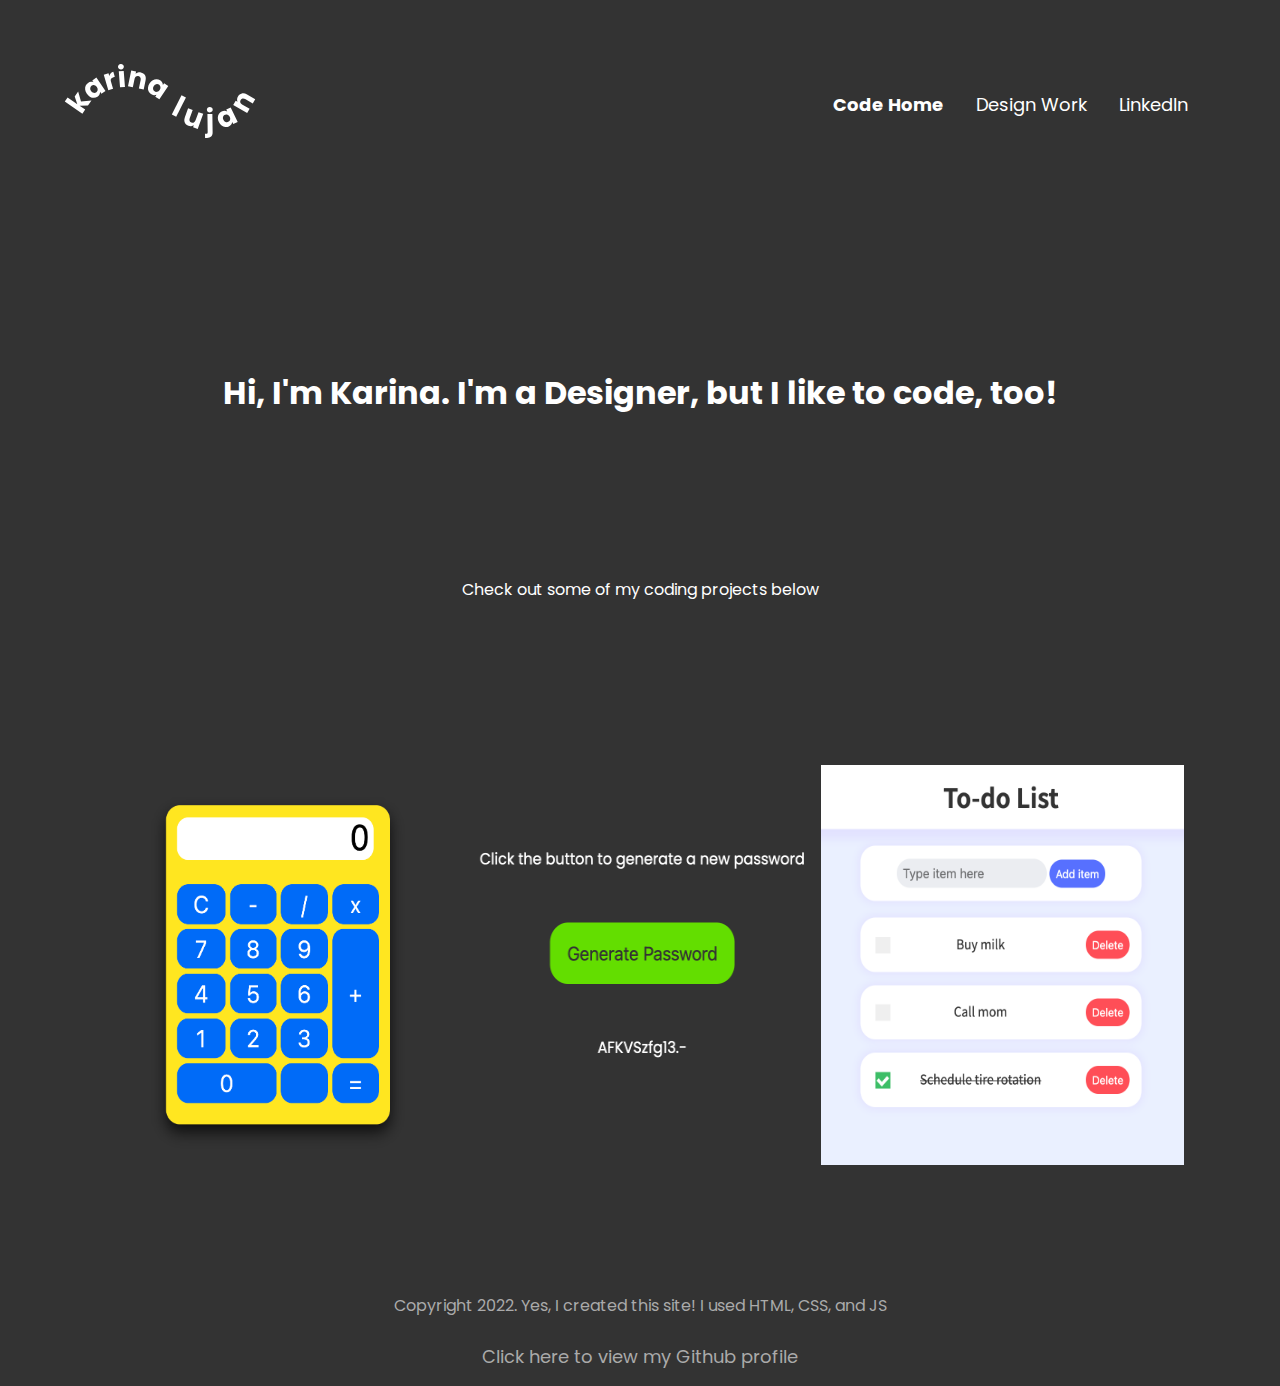
<file: index.html>
<!DOCTYPE html>
<html>
    <head>
        <meta charset="utf-8">
        <meta name="viewport" content="width=device-width, initial-scale=1.0">
        <title>Karina Lujan | Code </title>
        <link rel="stylesheet" type="text/css" href="style.css">
    </head>
    <body>
        <header>
            <!-- <object type="text/html" data="header.html"></object> -->
            <nav>
                <a class="work-home" href="https://karlujan.github.io/"><image src="./zimages/Karina_Lujan_Name_W-01.svg" style="width: 200px;" alt="KARINA LUJAN"></a>
                <button id="menu-button">
                    <div class="line-1"></div>
                    <div class="line-2"></div>
                    <div class="line-3"></div>
                </button>
                <ul class="nav-ul-menu" id="menu-list">
                    <li><a href="" class="menu-page-on">Code Home</a></li>
                    <li><a href="http://karinalujan.design">Design Work</a></li>
                    <li><a href="https://www.linkedin.com/in/karina-lujan/">LinkedIn</a></li>
                </ul>
            </nav>
        </header>
        <div class="landing-container">
            <h1>Hi, I'm Karina. I'm a Designer, but I like to code, too!</h1>
            <p>Check out some of my coding projects below</p>
        </div>
        <div class="main-projects-container">
            <div class="project">
            <a href="calc/calc.html" class="project-thumbnail">
                <img src="./zimages/calc-thumbnail.png" alt="Calculator Thumbnail" class="img-thumbnails">
                <div class="overlay">
                    <h2>Calculator</h2>
                    <h3>HTML, CSS, JS</h3>
                </div>
            </a></div>
            <div class="project">
            <a href="pass-gen/pass-gen.html" class="project-thumbnail">
                <img src="./zimages/gen-thumbnail.png" alt="Password Generator Thumbnail" class="img-thumbnails"> 
                <div class="overlay">
                    <h2>Password Generator</h2>
                    <h3>HTML, CSS, JS</h3>
                </div>
            </a></div>
            <div class="project">
            <a href="to-do/to-do.html" class="project-thumbnail">
                <img src="./zimages/to-do-thumbnail.png" alt="To Do List Thumbnail" class="img-thumbnails"> 
                <div class="overlay">
                    <h2>To Do List</h2>
                    <h3>HTML, CSS, JS</h3>
                </div>
            </a></div>
        </div>
        <footer>
            <p>Copyright 2022. Yes, I created this site! I used HTML, CSS, and JS</p>
            <br/>
            <a href="https://github.com/karlujan">Click here to view my Github profile</a>
        </footer>
        <script src="script.js"></script>
    </body>
</html>
</file>
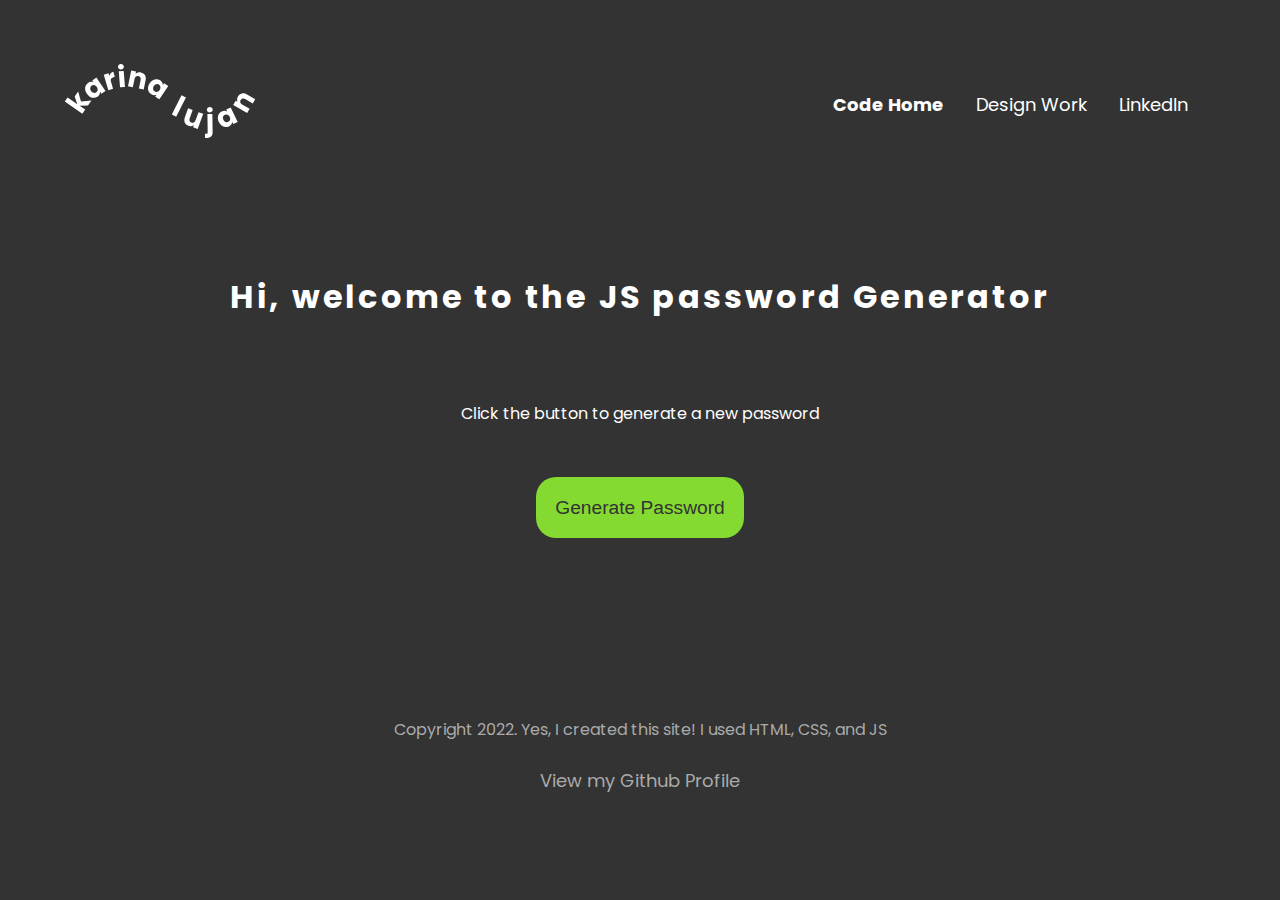
<file: pass-gen/pass-gen.html>
<!DOCTYPE html>
<html lang="eng">
    <head>
        <meta charset="UTF-8">
        <meta name="viewport" content="width=device-width, initial-scale=1.0">
        <title>JS Password Generator</title>
        <link rel="stylesheet" type="text/css" href="style.css">
        <link rel="stylesheet" type="text/css" href="../style.css">
    </head>
    <body>
        <nav>
            <a class="work-home" href="https://karlujan.github.io/"><image src="../zimages/Karina_Lujan_Name_W-01.svg" style="width: 200px;" alt="KARINA LUJAN"></a>
                <button id="menu-button">
                <div class="line-1"></div>
                <div class="line-2"></div>
                <div class="line-3"></div>
            </button>
            <ul class="nav-ul-menu" id="menu-list">
                <li><a href="" class="menu-page-on">Code Home</a></li>
                <li><a href="http://karinalujan.design">Design Work</a></li>
                <li><a href="https://www.linkedin.com/in/karina-lujan/">LinkedIn</a></li>
            </ul>
        </nav>
    </header>
    <div class="pass-gen-main">
        <h1>Hi, welcome to the JS password Generator</h1>
        <p>Click the button to generate a new password</p>
        <button id="create-pass">Generate Password</button>
        <div id="password-space"></div>
        </div>
        <footer>
            <p>Copyright 2022. Yes, I created this site! I used HTML, CSS, and JS</p>
            <br/>
            <a href="https://github.com/karlujan">View my Github Profile</a>
        </footer>
    </body>
    <script src="script.js"></script>
    <script src="../script.js"></script>
</html>
</file>
<file: style.css>
@import url('https://fonts.googleapis.com/css2?family=Poppins:ital,wght@0,100;0,200;0,300;0,400;0,500;0,600;0,700;0,800;0,900;1,100;1,200;1,300;1,400;1,500;1,600;1,700;1,800;1,900&display=swap');

* {
    box-sizing: border-box;
    margin: 0;
}

body{
    background: #333333;
    color: #ffffff;
    font-family: 'Poppins', sans-serif;
}

nav {
    background: #333333;
    padding: 60px;
    display: flex;
    justify-content: space-between;
    align-items: center;
}

#menu-button {
    display: none;
    background-color: transparent;
    border: none;
    color: #ffffff;
    padding: 0.5rem;
}

a {
    font-size: 18px;
    color: #ffffff;
    text-decoration: none;
}

a:after {
    color: #ffffff;
}

a:hover {
    cursor: pointer;
}

nav a {
    font-size: 18px;
    color: #ffffff;
    text-decoration: none;
}

nav a.work-home{
    font-weight: 600;
}

.nav-ul-menu {
    display: flex;
    justify-content: space-between;
}

.nav-ul-menu li {
    list-style-type: none;
    padding-right: 2rem;
}

.nav-ul-menu li a:hover {
    font-weight: 650;
    transition: 0.5s;
}

.menu-page-on{
    font-weight: 650;
}
.landing-container {
    padding: 10rem 2rem;
    margin: 0 auto;
    height: 540px;
    text-align: center;
}

.landing-container p {
    padding-top: 10rem;
}
.main-projects-container {
    padding: 1rem 6rem;
    margin: 0 auto 2rem 0;
    display: flex;
    justify-content: center;
    flex-direction: row;
}

.project {
    background: #dddddd;
    margin: 0;
    width: 400px;
    height: 400px;
    position: relative;
}

.img-thumbnails {
    width: 100%;
    height: 100%;
    display: block;
    position: relative;
}

.project-thumbnail .overlay > * {
    text-align: center;
}

.main-projects-container a {
    color: #ffffff;
}

.main-projects-container a img{
    margin: 0;
    padding: 0;
    text-align: center;
}
a .overlay {
    Background: #242424;
    opacity: 0;
    padding: 0;
    margin: 0;
    top: 0;
    left: 0;
    position: absolute;
    z-index: 9;
    width: 400px;
    height: 401px;
    transition: 1s ease;
}

a .overlay h2 {
    padding-top: 160px;
}

a .overlay:hover {
    opacity: 0.9;
}

footer {
    text-align: center;
    margin-top: 6rem;
    padding: 1rem;
    color: #aaaaaa;
}

footer a {
    color: #aaaaaa;
    text-decoration: none;
}

@media screen and (max-width: 700px) {
    .main-projects-container {
        flex-direction: column;
        padding: 2rem 0;
    }

    nav {
        text-align: center;
        align-items: baseline;
    }

    nav a.work-home {
        text-align: center;
    }

    #menu-button {
        display: block;
        text-align: center;
    }

    .line-1 {
        border: none;
        width: 16px;
        height: 2px;
        background: #ffffff;
        margin-bottom: 4px;
        transition: 1s ease;
    }
    .line-2 {
        border: none;
        width: 16px;
        height: 2px;
        background: #ffffff;
        margin-bottom: 4px;
        transition: 1s ease;
    }
    .line-3 {
        border: none;
        width: 16px;
        height: 2px;
        background: #ffffff;
        transition: 1s ease;
    }
    .line-1-active {
        width: 20px;
        transform: rotate(45deg) translate(5px, 4px);
    }
    .line-2-active {
        opacity: 0;
    }
    .line-3-active {
        width: 20px;
        transform: rotate(-45deg) translate(5px, -4px);
    }

    .nav-ul-menu {
        position: absolute;
        top: 138px;
        left: 0;
        height: 100vh;
        width: 100vw;
        padding-top: 2rem;
        background: #333333;
        display: block;
        text-align: center;
        opacity: 0;
        visibility: hidden;
        transition: 1s ease;
    }

    .nav-ul-menu-show {
        opacity: 1;
        visibility: visible;
    }

    .nav-ul-menu li {
        padding-top: 1rem;

    }

    .project {
        width: 100vw;
        height: 100vw;
    }

    a .overlay {
        width: 100vw;
        height: 100vw;
    }
}
</file>
<file: pass-gen/style.css>
body {
    background: rgb(61, 78, 58);
    color: rgb(133, 218, 49);
    font-family: 'Courier New', Courier, monospace;
    text-align: center;
}
.pass-gen-main * {
    padding: 1em;
    margin: 1em;
}
h1 {
    letter-spacing: 0.1em;
}
button {
    background: rgb(133, 218, 49);
    color: #333;
    font-size: 1.2em;
    border-radius: 20px;
    border: none;
}
button:hover {
    cursor: pointer;
}
</file>
